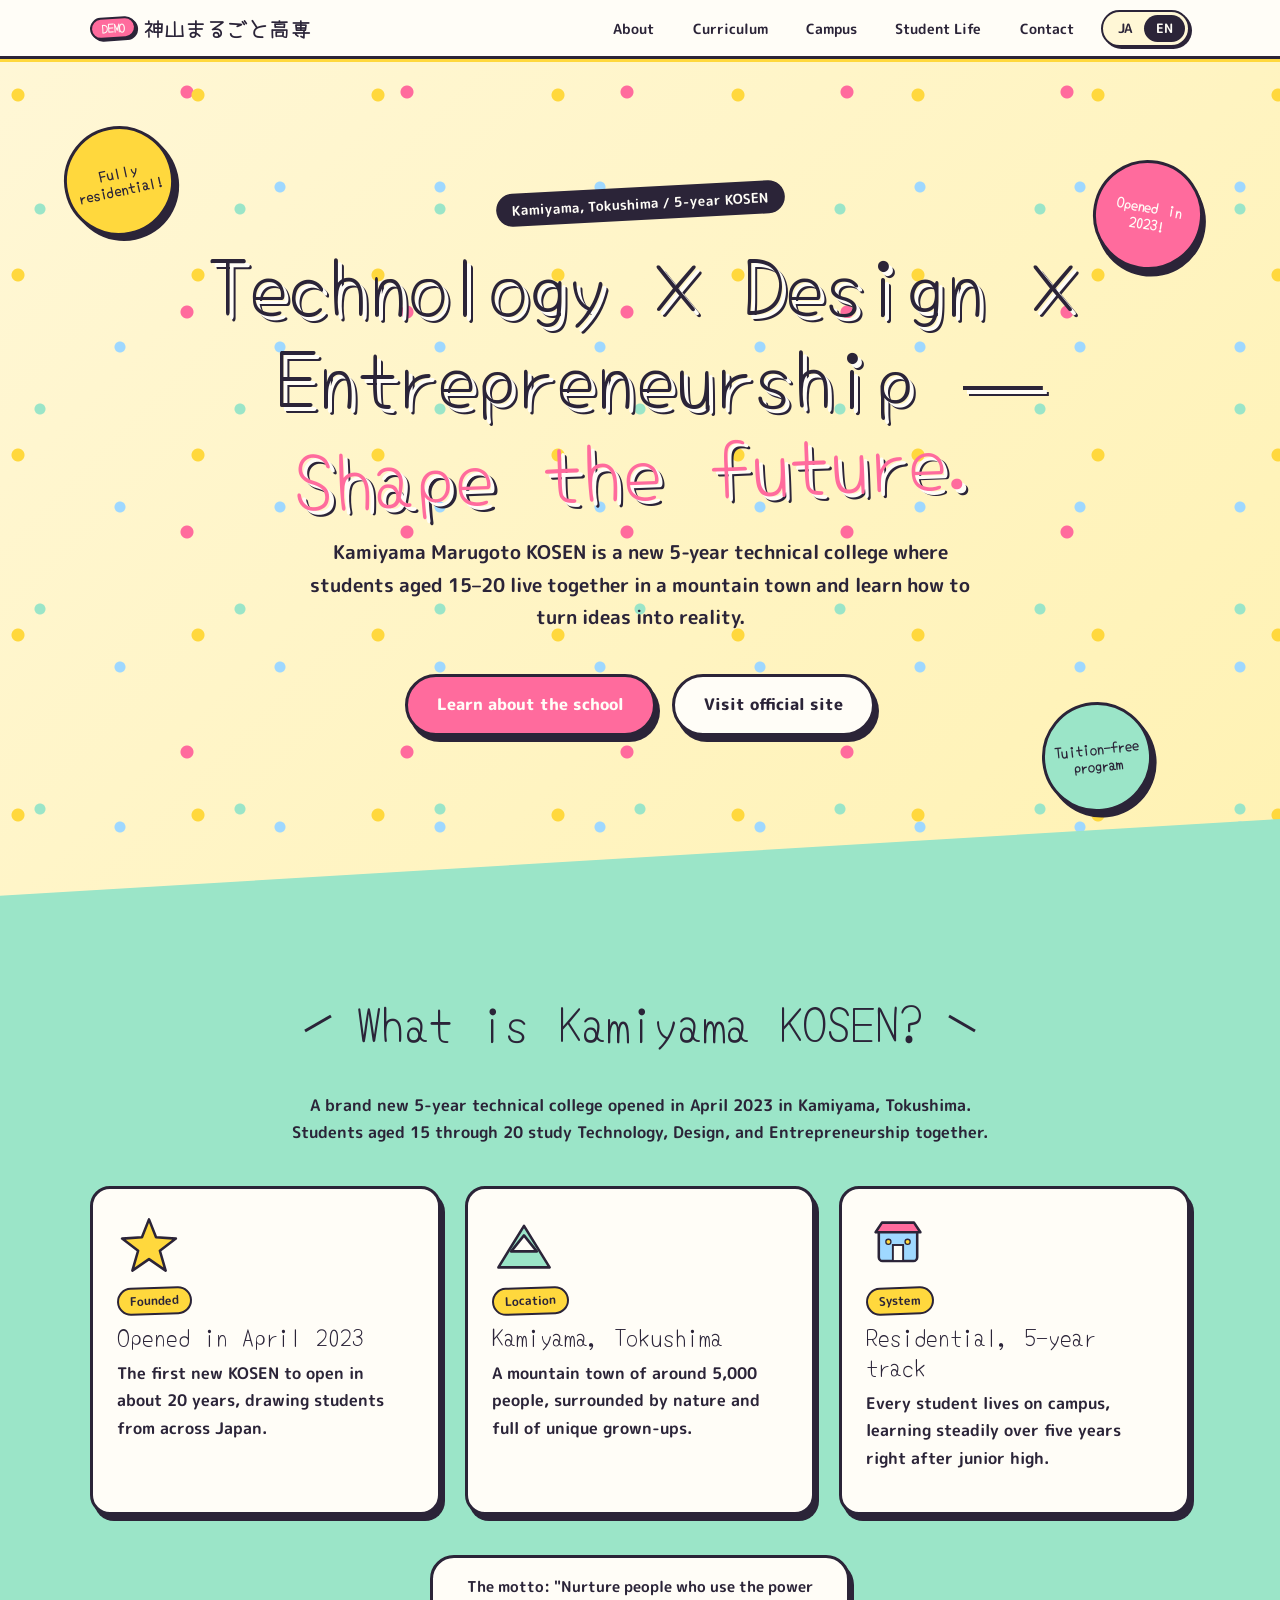
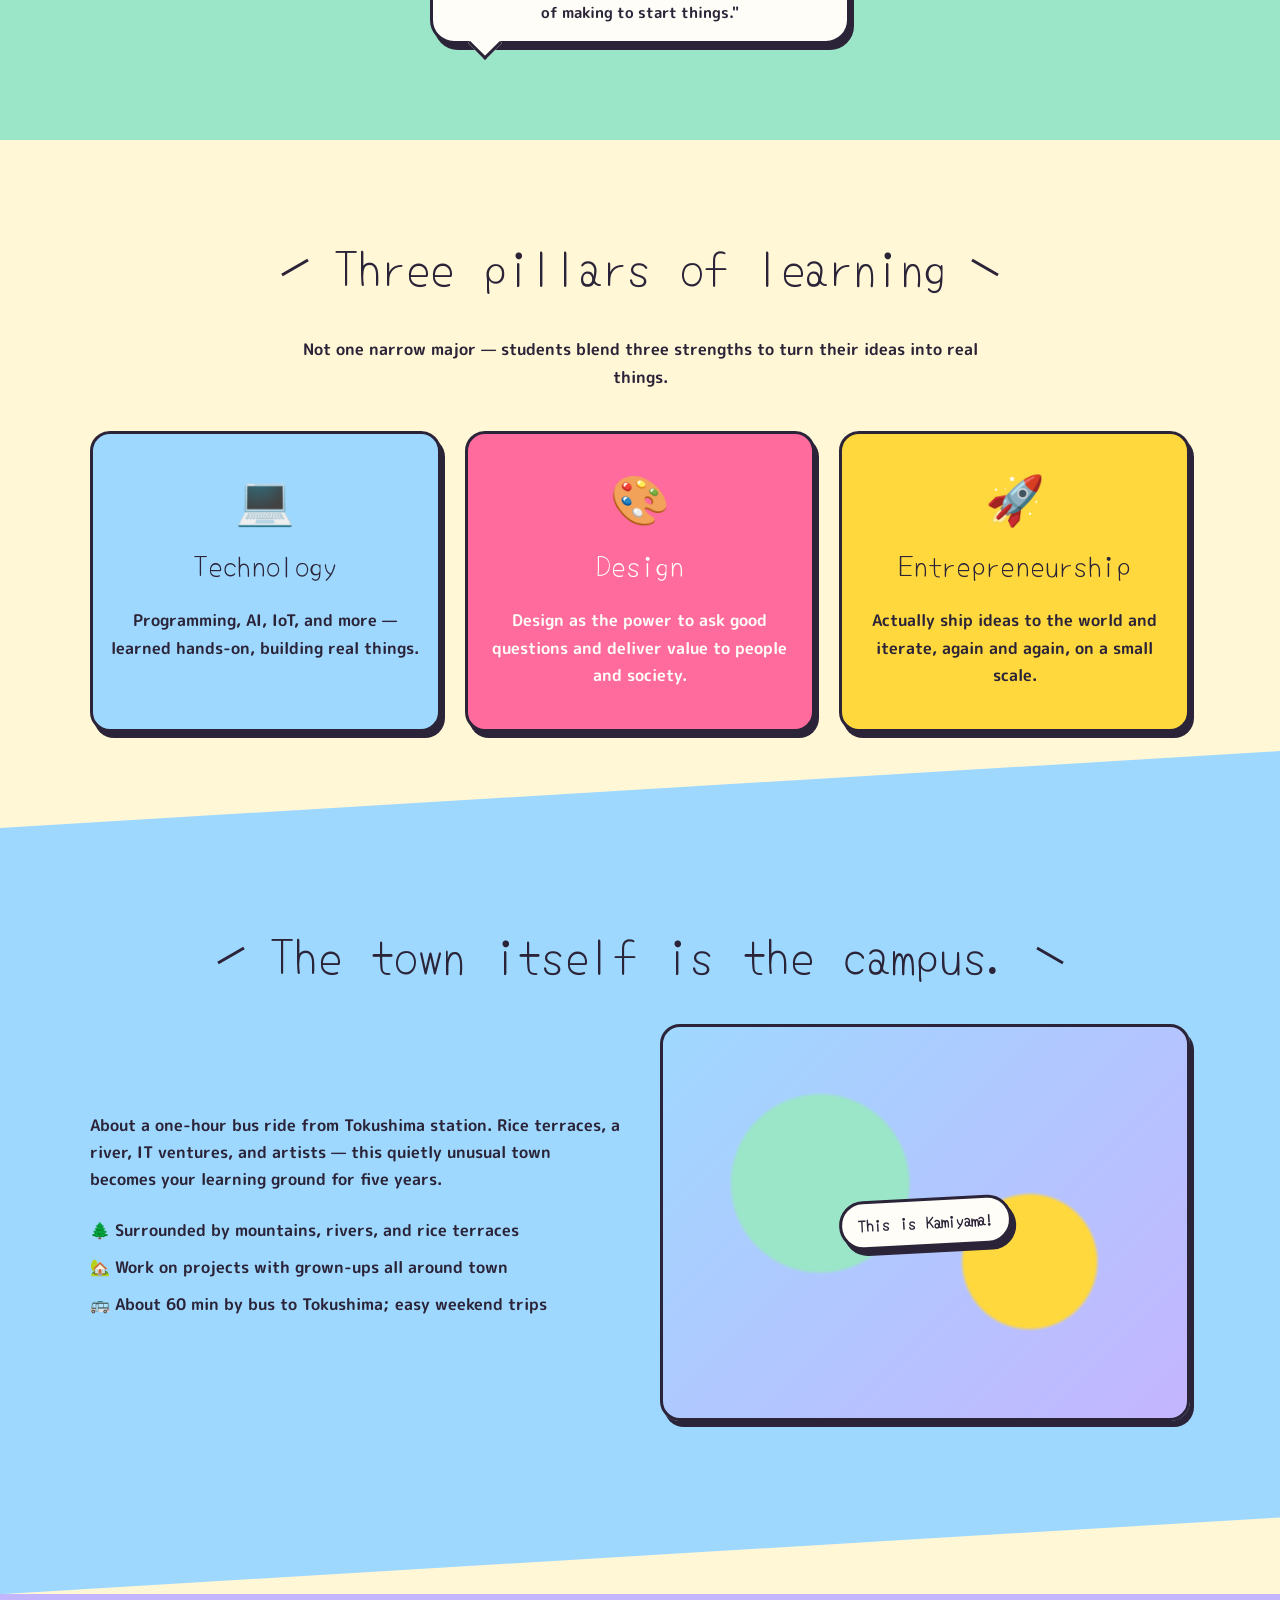
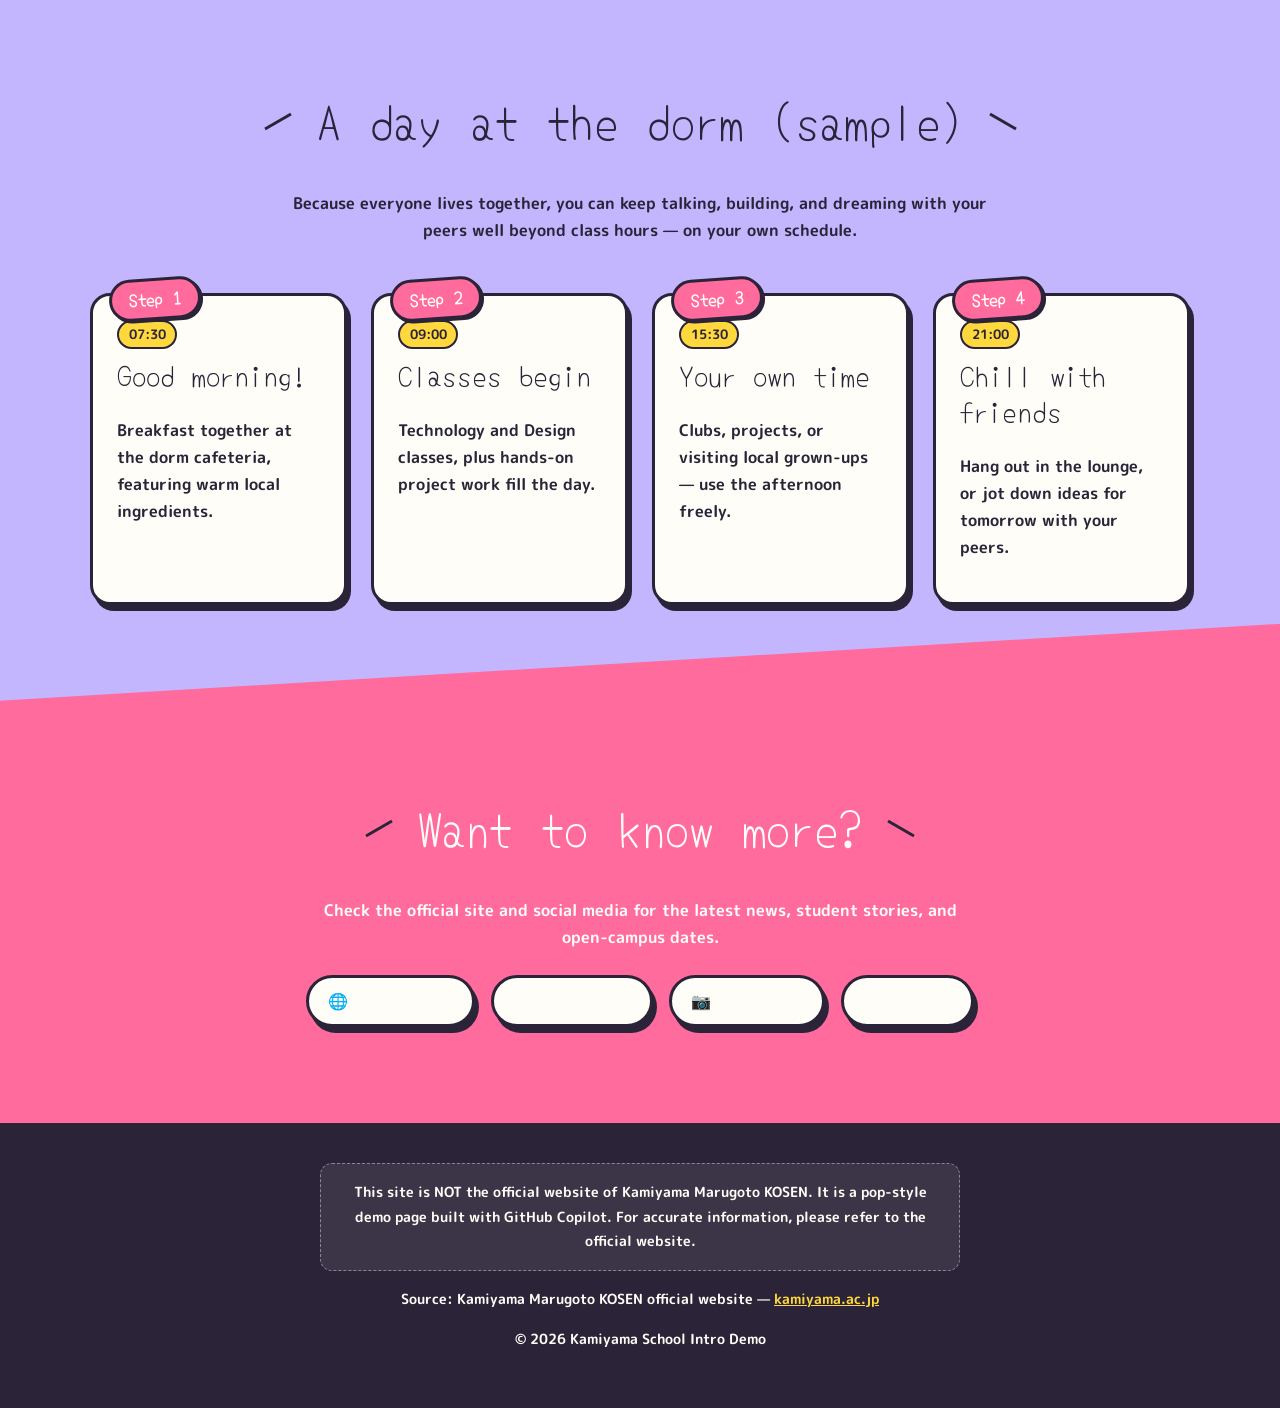
<file: index.html>
<!doctype html>
<html lang="ja">
<head>
  <meta charset="utf-8" />
  <meta name="viewport" content="width=device-width, initial-scale=1" />
  <title data-i18n="meta.title">神山まるごと高専 紹介ページ（非公式サンプル）</title>
  <meta name="description" data-i18n="meta.description" content="神山まるごと高専の魅力を紹介するデモサイトなのだ。" />
  <meta name="color-scheme" content="light" />
  <meta name="theme-color" content="#ffd83d" />

  <!-- Google Fonts: 手書き風＋丸ゴシック -->
  <link rel="preconnect" href="https://fonts.googleapis.com" />
  <link rel="preconnect" href="https://fonts.gstatic.com" crossorigin />
  <link href="https://fonts.googleapis.com/css2?family=Yomogi&family=Zen+Kurenaido&family=M+PLUS+Rounded+1c:wght@500;700;800&display=swap" rel="stylesheet" />

  <link rel="stylesheet" href="./assets/css/style.css" />
  <link rel="icon" href="./assets/img/character.svg" type="image/svg+xml" />
</head>
<body>
  <!-- Header -->
  <header class="site-header">
    <div class="container site-header__inner">
      <a href="#top" class="logo" aria-label="神山まるごと高専 紹介ページ">
        <span class="logo__badge">DEMO</span>
        <span>神山まるごと高専</span>
      </a>
      <nav class="nav" aria-label="セクションナビゲーション">
        <ul class="nav__list">
          <li><a href="#about" data-i18n="nav.about">学校のこと</a></li>
          <li><a href="#features" data-i18n="nav.features">特色</a></li>
          <li><a href="#campus" data-i18n="nav.campus">キャンパス</a></li>
          <li><a href="#life" data-i18n="nav.life">学生生活</a></li>
          <li><a href="#contact" data-i18n="nav.contact">お問い合わせ</a></li>
        </ul>
        <div class="lang-toggle" role="group" aria-label="Language">
          <button type="button" data-lang-btn="ja" aria-pressed="true">JA</button>
          <button type="button" data-lang-btn="en" aria-pressed="false">EN</button>
        </div>
      </nav>
    </div>
  </header>

  <main id="top">
    <!-- Hero -->
    <section class="hero">
      <div class="container hero__inner reveal">
        <span class="hero__eyebrow" data-i18n="hero.eyebrow">徳島県神山町発 / 5年制高等専門学校</span>
        <h1 class="hero__title">
          <span data-i18n="hero.title.1">テクノロジー×デザイン×起業家精神で、</span><br />
          <span class="hero__title-accent" data-i18n="hero.title.2">未来をつくる。</span>
        </h1>
        <p class="hero__lead" data-i18n="hero.lead">
          神山まるごと高専は、モノをつくる力で、コトを起こす人を育てる学校なのだ。
        </p>
        <div class="hero__cta">
          <a class="btn btn--primary" href="#about" data-i18n="hero.cta.primary">学校のことを知る</a>
          <a class="btn btn--ghost" href="https://kamiyama.ac.jp/" target="_blank" rel="noopener" data-i18n="hero.cta.secondary">公式サイトを見る</a>
        </div>
      </div>
      <div class="hero__sticker hero__sticker--1" data-i18n="hero.sticker.1">全寮制！5年間</div>
      <div class="hero__sticker hero__sticker--2" data-i18n="hero.sticker.2">2023年開校！</div>
      <div class="hero__sticker hero__sticker--3" data-i18n="hero.sticker.3">学費実質ゼロ円制度</div>
    </section>

    <!-- About -->
    <section id="about" class="section section--slant-top bg-mint">
      <div class="container">
        <h2 class="section__title reveal"><span class="section__title-deco" data-i18n="about.title">神山まるごと高専って？</span></h2>
        <p class="reveal" style="text-align:center;max-width:720px;margin:0 auto 2.5rem;" data-i18n="about.lead">2023年4月に徳島県神山町で開校した、新しい高等専門学校（高専）なのだ。</p>

        <div class="card-grid">
          <article class="card reveal">
            <img class="card__icon" src="./assets/img/star.svg" alt="" />
            <span class="card__tag" data-i18n="about.card1.tag">開校</span>
            <h3 class="card__title" data-i18n="about.card1.title">2023年4月開校</h3>
            <p data-i18n="about.card1.body">約20年ぶりに新設された高専として話題になった、全国から学生が集まる学校なのだ。</p>
          </article>
          <article class="card reveal">
            <img class="card__icon" src="./assets/img/mountain.svg" alt="" />
            <span class="card__tag" data-i18n="about.card2.tag">立地</span>
            <h3 class="card__title" data-i18n="about.card2.title">徳島県・神山町</h3>
            <p data-i18n="about.card2.body">人口5,000人ほどの山あいの町。豊かな自然とユニークな大人たちに囲まれて学ぶのだ。</p>
          </article>
          <article class="card reveal">
            <img class="card__icon" src="./assets/img/school.svg" alt="" />
            <span class="card__tag" data-i18n="about.card3.tag">制度</span>
            <h3 class="card__title" data-i18n="about.card3.title">全寮制・5年一貫</h3>
            <p data-i18n="about.card3.body">全員が寮で生活しながら、中学卒業直後から5年間、のびのびとじっくり学べる環境なのだ。</p>
          </article>
        </div>

        <div style="text-align:center;margin-top:2.5rem;" class="reveal">
          <span class="bubble" data-i18n="about.bubble">「モノをつくる力で、コトを起こす人を育てる。」が合言葉なのだ！</span>
        </div>
      </div>
    </section>

    <!-- Features -->
    <section id="features" class="section bg-cream">
      <div class="container">
        <h2 class="section__title reveal"><span class="section__title-deco" data-i18n="features.title">3つの学びの柱</span></h2>
        <p class="reveal" style="text-align:center;max-width:720px;margin:0 auto 2.5rem;" data-i18n="features.lead">
          3つの力をかけあわせて、アイデアをカタチにする力を育てるのだ。
        </p>
        <div class="pillars">
          <article class="pillar reveal">
            <span class="pillar__emoji" aria-hidden="true">💻</span>
            <h3 data-i18n="features.p1.title">テクノロジー</h3>
            <p data-i18n="features.p1.body">プログラミング、AI、IoTなどを手を動かしながら学ぶのだ。</p>
          </article>
          <article class="pillar reveal">
            <span class="pillar__emoji" aria-hidden="true">🎨</span>
            <h3 data-i18n="features.p2.title">デザイン</h3>
            <p data-i18n="features.p2.body">問いを立てて、人と社会に届ける力としてのデザインを学ぶのだ。</p>
          </article>
          <article class="pillar reveal">
            <span class="pillar__emoji" aria-hidden="true">🚀</span>
            <h3 data-i18n="features.p3.title">起業家精神</h3>
            <p data-i18n="features.p3.body">アイデアを世に出して、小さく動かしてみる経験を積むのだ。</p>
          </article>
        </div>
      </div>
    </section>

    <!-- Campus -->
    <section id="campus" class="section section--slant-both bg-sky">
      <div class="container">
        <h2 class="section__title reveal"><span class="section__title-deco" data-i18n="campus.title">キャンパスは、神山町まるごと。</span></h2>
        <div class="two-col">
          <div class="reveal">
            <p data-i18n="campus.lead">徳島駅からバスで約1時間。町そのものが学びの舞台なのだ。</p>
            <ul style="list-style:none;padding:0;margin-top:1.5rem;">
              <li style="margin-bottom:.6rem;" data-i18n="campus.feature1">🌲 山・川・棚田に囲まれた自然豊かな環境</li>
              <li style="margin-bottom:.6rem;" data-i18n="campus.feature2">🏡 町じゅうの大人と一緒にプロジェクトができる</li>
              <li style="margin-bottom:.6rem;" data-i18n="campus.feature3">🚌 徳島駅までバス約60分</li>
            </ul>
          </div>
          <div class="map-card reveal" aria-hidden="true">
            <span class="map-card__pin" data-i18n="campus.map.pin">ここが神山町なのだ！</span>
          </div>
        </div>
      </div>
    </section>

    <!-- Student Life -->
    <section id="life" class="section bg-lavender">
      <div class="container">
        <h2 class="section__title reveal"><span class="section__title-deco" data-i18n="life.title">寮での1日（例）</span></h2>
        <p class="reveal" style="text-align:center;max-width:720px;margin:0 auto 3rem;" data-i18n="life.lead">
          なかまと一緒に、自分のペースで時間を使えるのだ。
        </p>
        <div class="steps">
          <article class="step reveal">
            <span class="step__num">Step 1</span>
            <span class="step__time" data-i18n="life.step1.time">07:30</span>
            <h3 data-i18n="life.step1.title">おはよう！</h3>
            <p data-i18n="life.step1.body">みんなで朝ごはん。地元食材のあたたかい料理を食べるのだ。</p>
          </article>
          <article class="step reveal">
            <span class="step__num">Step 2</span>
            <span class="step__time" data-i18n="life.step2.time">09:00</span>
            <h3 data-i18n="life.step2.title">授業スタート</h3>
            <p data-i18n="life.step2.body">テクノロジー・デザインの授業や、プロジェクトワーク中心なのだ。</p>
          </article>
          <article class="step reveal">
            <span class="step__num">Step 3</span>
            <span class="step__time" data-i18n="life.step3.time">15:30</span>
            <h3 data-i18n="life.step3.title">自分の時間</h3>
            <p data-i18n="life.step3.body">部活、プロジェクト、町のおとなに会いに行くのだ。</p>
          </article>
          <article class="step reveal">
            <span class="step__num">Step 4</span>
            <span class="step__time" data-i18n="life.step4.time">21:00</span>
            <h3 data-i18n="life.step4.title">なかまとリラックス</h3>
            <p data-i18n="life.step4.body">寮のラウンジでおしゃべりしたり、明日のアイデアをメモしたりするのだ。</p>
          </article>
        </div>
      </div>
    </section>

    <!-- Contact -->
    <section id="contact" class="section section--slant-top bg-cherry">
      <div class="container" style="text-align:center;">
        <h2 class="section__title reveal"><span class="section__title-deco" data-i18n="contact.title">もっと知りたくなったら</span></h2>
        <p class="reveal" style="max-width:640px;margin:0 auto;" data-i18n="contact.lead">
          公式サイトやSNSで、最新情報をチェックできるのだ。
        </p>
        <ul class="sns-list reveal">
          <li><a href="https://kamiyama.ac.jp/" target="_blank" rel="noopener"><span aria-hidden="true">🌐</span><span data-i18n="contact.sns.site">公式サイト</span></a></li>
          <li><a href="https://twitter.com/kamiyama_kosen" target="_blank" rel="noopener"><span aria-hidden="true">✖️</span><span data-i18n="contact.sns.x">X（旧Twitter）</span></a></li>
          <li><a href="https://www.instagram.com/kamiyama_kosen/" target="_blank" rel="noopener"><span aria-hidden="true">📷</span><span data-i18n="contact.sns.instagram">Instagram</span></a></li>
          <li><a href="https://www.youtube.com/@kamiyama_kosen" target="_blank" rel="noopener"><span aria-hidden="true">▶️</span><span data-i18n="contact.sns.youtube">YouTube</span></a></li>
        </ul>
      </div>
    </section>
  </main>

  <footer class="site-footer">
    <div class="container">
      <p class="site-footer__disclaimer" data-i18n="footer.disclaimer">
        ※本サイトは神山まるごと高専の公式サイトではないのだ。デモとして作成したサンプルページなのだ。
      </p>
      <p>
        <span data-i18n="footer.source">情報出典：神山まるごと高専 公式サイト</span>
        — <a href="https://kamiyama.ac.jp/" target="_blank" rel="noopener">kamiyama.ac.jp</a>
      </p>
      <p data-i18n="footer.copy">© 2026 Kamiyama School Intro Demo</p>
    </div>
  </footer>

  <script src="./assets/js/i18n.js" defer></script>
  <script src="./assets/js/main.js" defer></script>
</body>
</html>
</file>
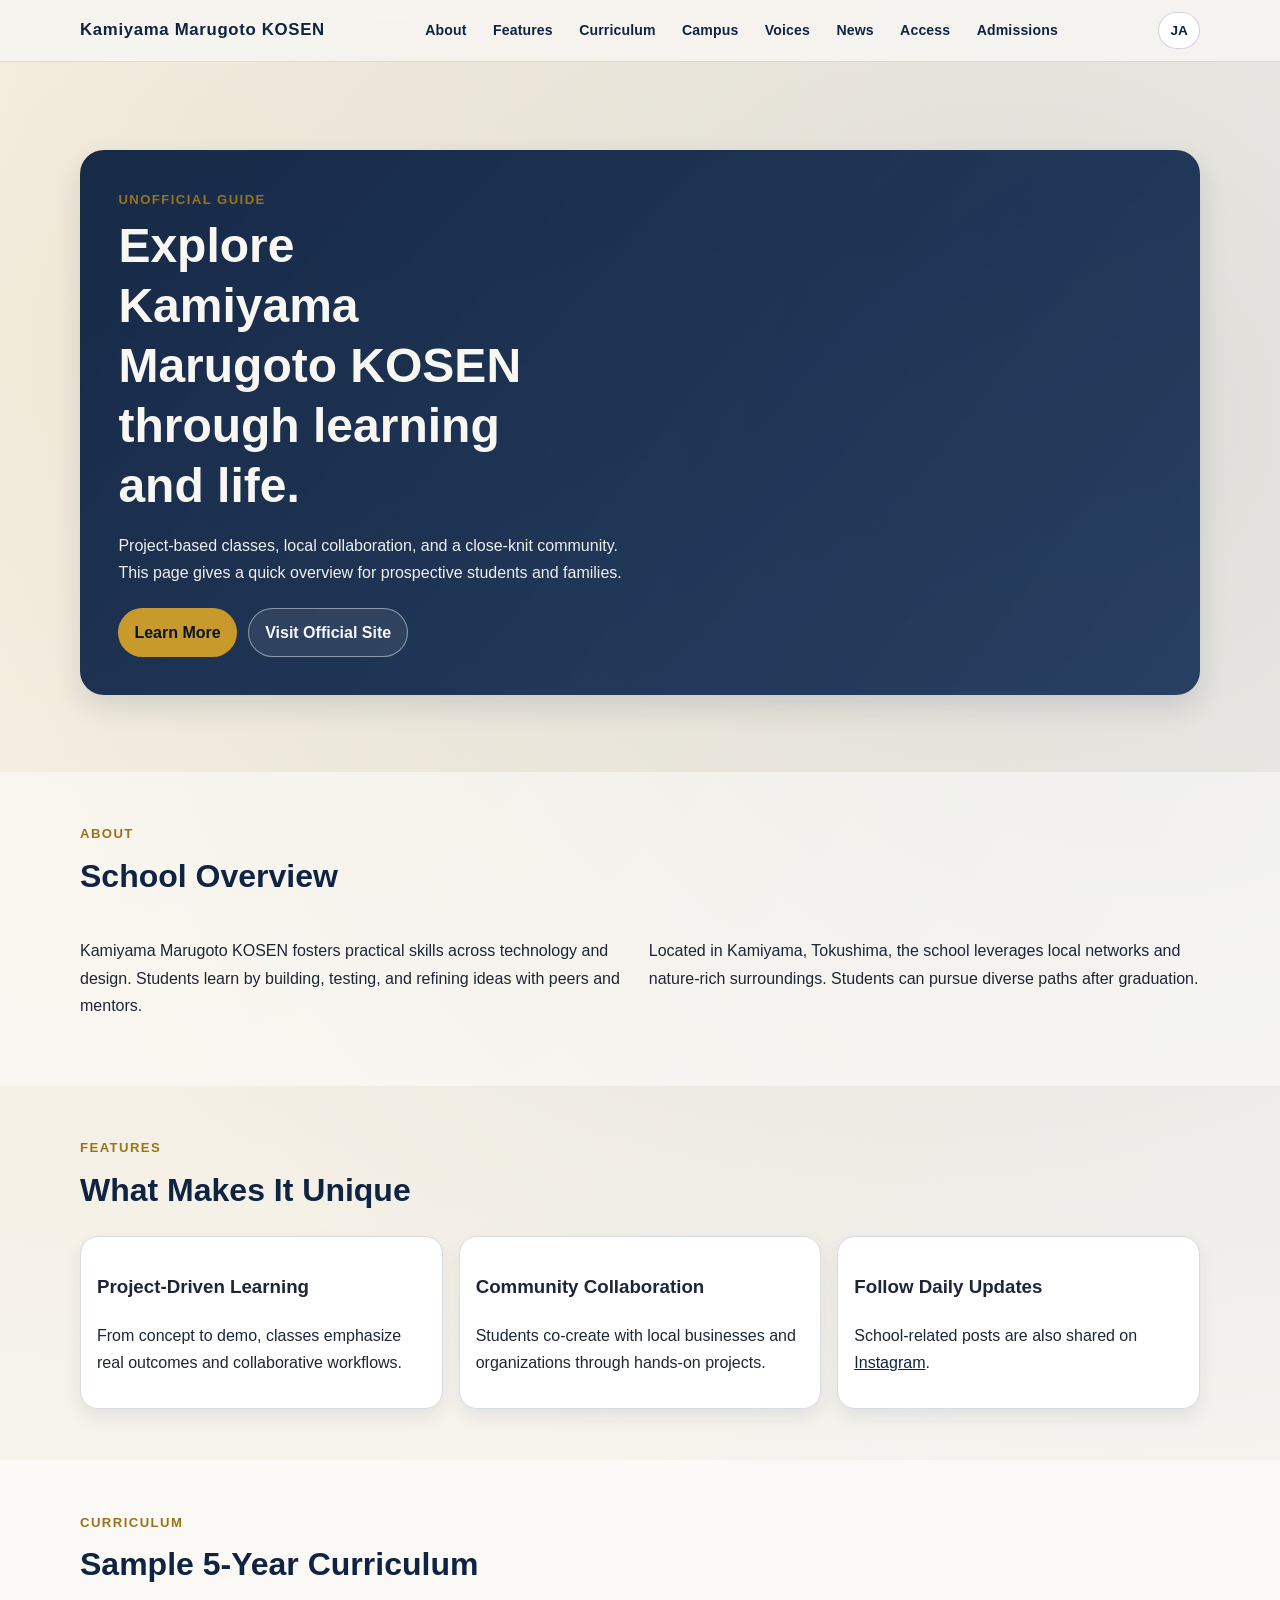
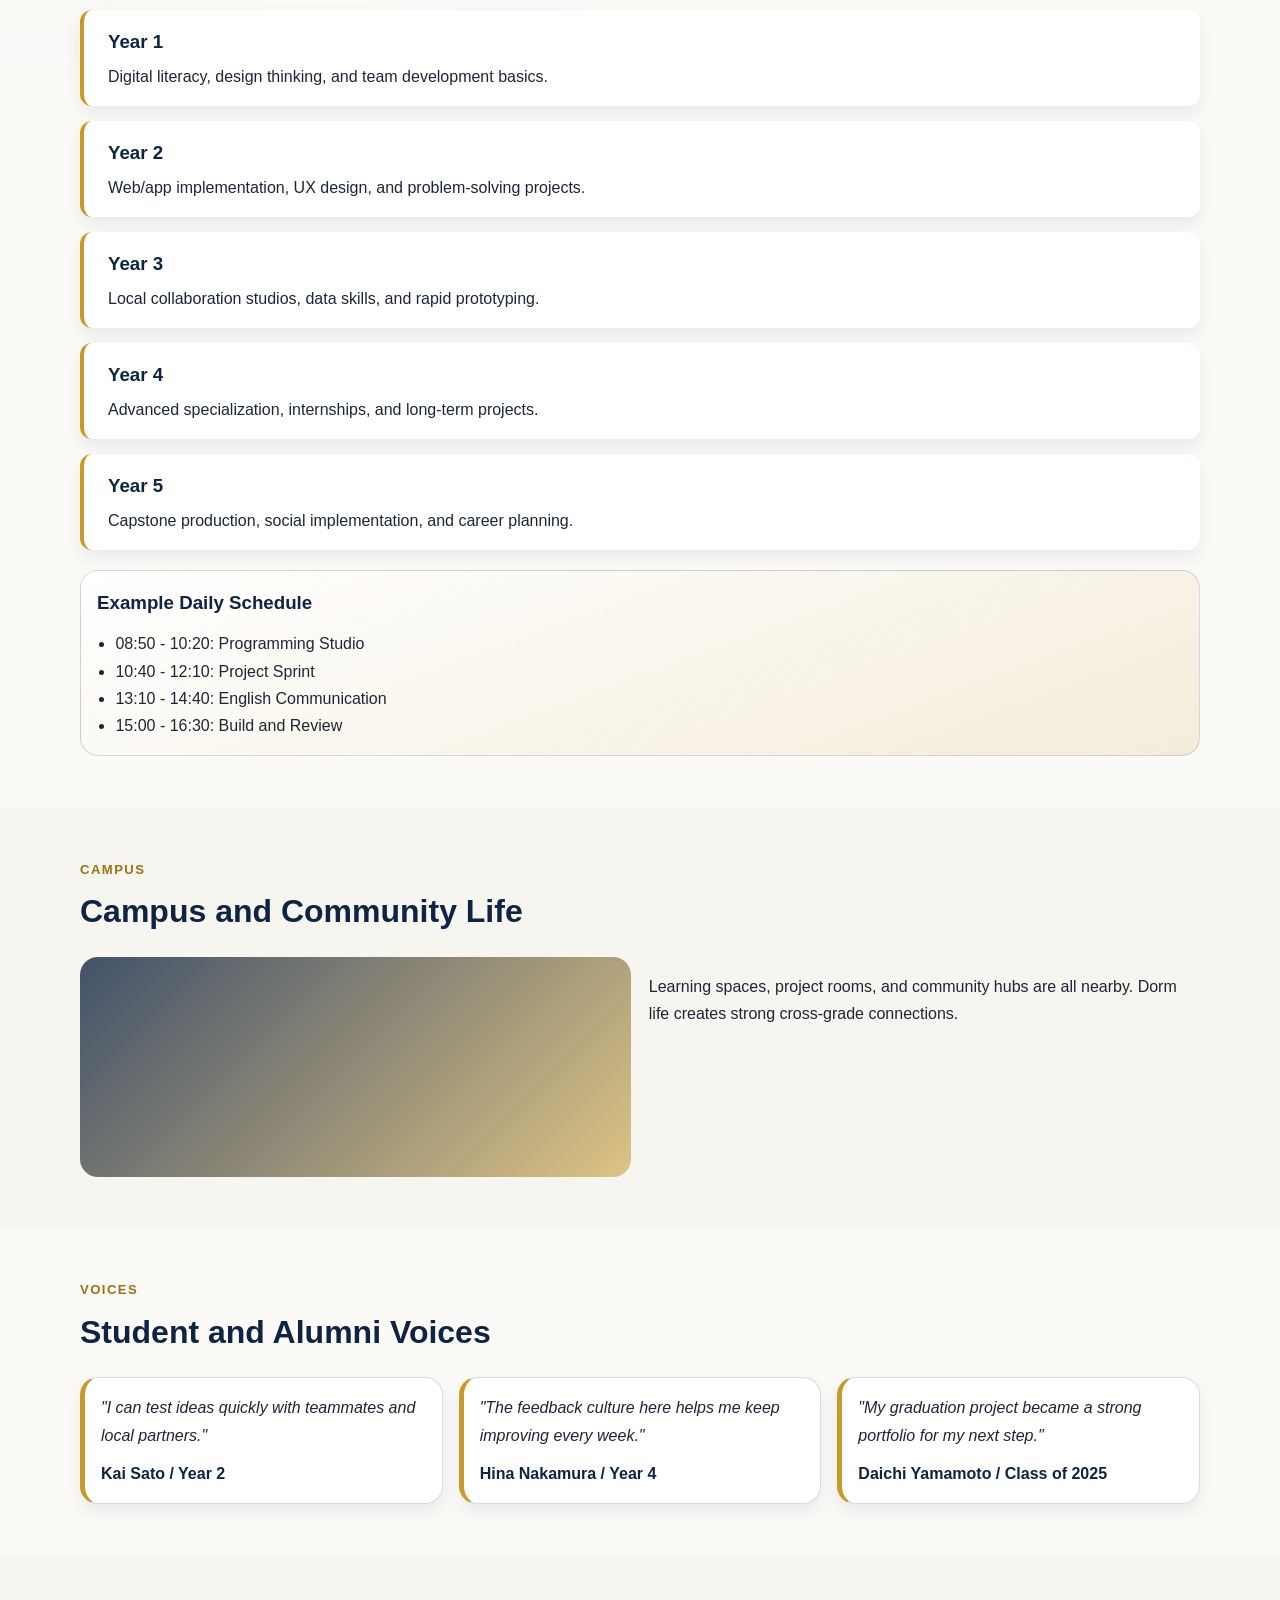
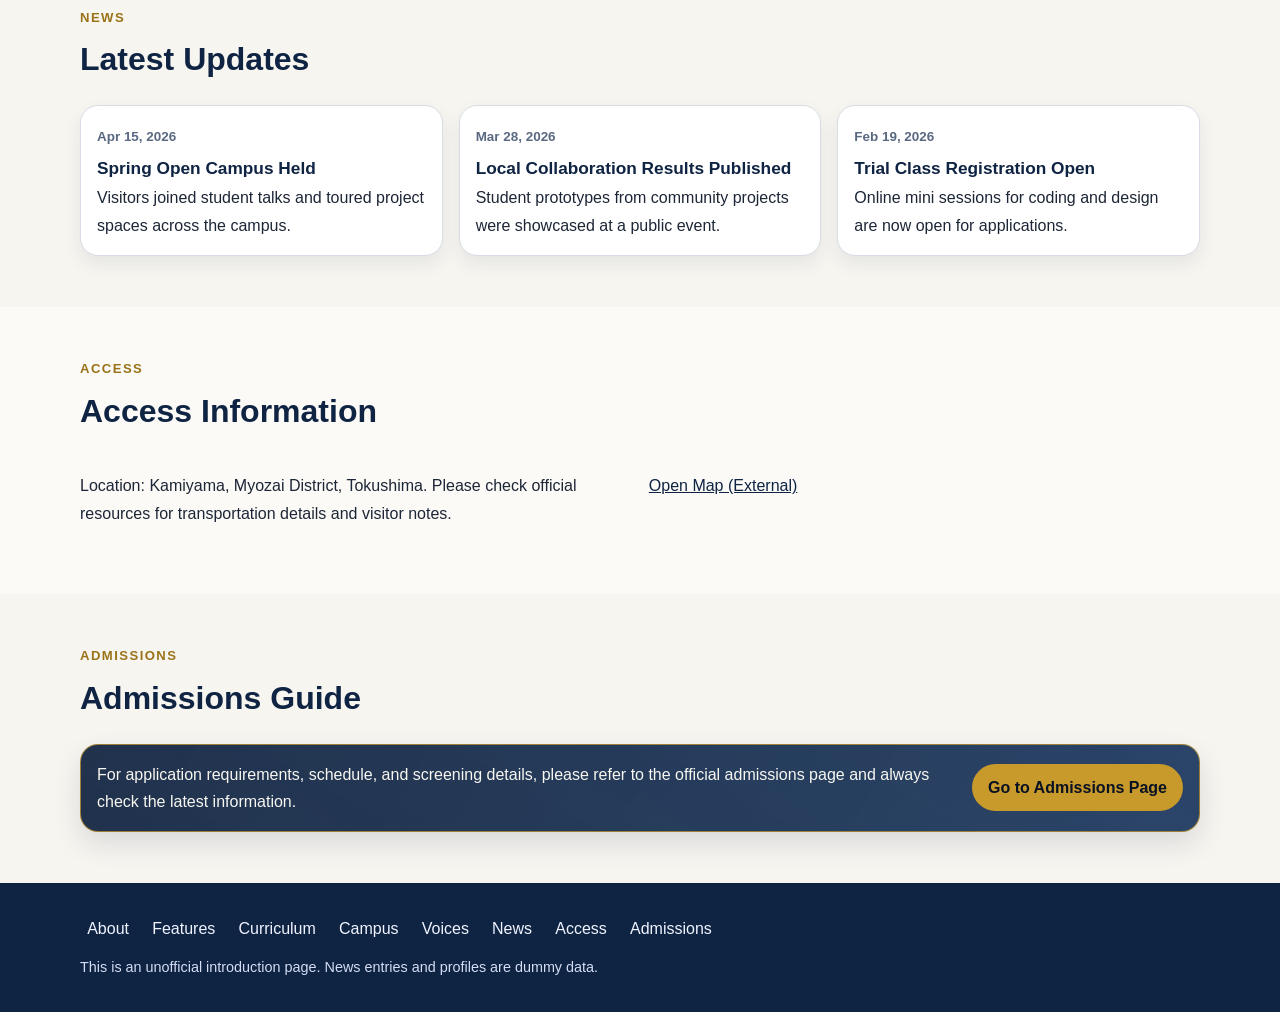
<file: en/index.html>
<!doctype html>
<html lang="en">
  <head>
    <meta charset="UTF-8" />
    <meta name="viewport" content="width=device-width, initial-scale=1.0" />
    <title>Kamiyama Marugoto KOSEN Unofficial Guide</title>
    <meta
      name="description"
      content="An unofficial introduction page for Kamiyama Marugoto KOSEN, covering learning style, curriculum, campus life, and admissions."
    />
    <meta property="og:type" content="website" />
    <meta property="og:title" content="Kamiyama Marugoto KOSEN Unofficial Guide" />
    <meta
      property="og:description"
      content="Discover Kamiyama Marugoto KOSEN through projects, curriculum highlights, student voices, and access information."
    />
    <meta property="og:image" content="../assets/images/ogp-placeholder.jpg" />
    <meta name="twitter:card" content="summary_large_image" />
    <link rel="alternate" hreflang="ja" href="../index.html" />
    <link rel="alternate" hreflang="en" href="./index.html" />
    <link rel="alternate" hreflang="x-default" href="../index.html" />
    <link rel="stylesheet" href="../assets/css/styles.css" />
    <script src="../assets/js/main.js" defer></script>
  </head>
  <body>
    <a class="skip-link" href="#main-content">Skip to main content</a>

    <header class="site-header" id="top">
      <div class="container header-inner">
        <a class="site-logo" href="#top">Kamiyama Marugoto KOSEN</a>

        <button
          class="nav-toggle"
          type="button"
          aria-expanded="false"
          aria-controls="primary-nav"
        >
          Menu
        </button>

        <nav class="primary-nav" id="primary-nav" aria-label="Primary navigation">
          <ul>
            <li><a href="#about">About</a></li>
            <li><a href="#features">Features</a></li>
            <li><a href="#curriculum">Curriculum</a></li>
            <li><a href="#campus">Campus</a></li>
            <li><a href="#voices">Voices</a></li>
            <li><a href="#news">News</a></li>
            <li><a href="#access">Access</a></li>
            <li><a href="#admissions">Admissions</a></li>
          </ul>
        </nav>

        <a class="lang-link" href="../index.html" lang="ja" hreflang="ja">JA</a>
      </div>
    </header>

    <main id="main-content">
      <section class="hero">
        <div class="container hero-inner">
          <p class="section-eyebrow">Unofficial Guide</p>
          <h1>Explore Kamiyama Marugoto KOSEN through learning and life.</h1>
          <p class="hero-copy">
            Project-based classes, local collaboration, and a close-knit community. This page gives a quick overview for prospective students and families.
          </p>
          <div class="hero-actions">
            <a class="button button-primary" href="#about">Learn More</a>
            <a
              class="button button-secondary"
              href="https://kamiyama.ac.jp/"
              target="_blank"
              rel="noopener noreferrer"
              >Visit Official Site</a
            >
          </div>
        </div>
      </section>

      <section class="section" id="about">
        <div class="container">
          <p class="section-eyebrow">About</p>
          <h2 class="section-title">School Overview</h2>
          <div class="two-col">
            <p>
              Kamiyama Marugoto KOSEN fosters practical skills across technology and design. Students learn by building, testing, and refining ideas with peers and mentors.
            </p>
            <p>
              Located in Kamiyama, Tokushima, the school leverages local networks and nature-rich surroundings. Students can pursue diverse paths after graduation.
            </p>
          </div>
        </div>
      </section>

      <section class="section" id="features">
        <div class="container">
          <p class="section-eyebrow">Features</p>
          <h2 class="section-title">What Makes It Unique</h2>
          <div class="feature-grid">
            <article class="feature">
              <h3>Project-Driven Learning</h3>
              <p>
                From concept to demo, classes emphasize real outcomes and collaborative workflows.
              </p>
            </article>
            <article class="feature">
              <h3>Community Collaboration</h3>
              <p>
                Students co-create with local businesses and organizations through hands-on projects.
              </p>
            </article>
            <article class="feature">
              <h3>Follow Daily Updates</h3>
              <p>
                School-related posts are also shared on
                <a
                  href="https://www.instagram.com/"
                  target="_blank"
                  rel="noopener noreferrer"
                  >Instagram</a
                >.
              </p>
            </article>
          </div>
        </div>
      </section>

      <section class="section" id="curriculum">
        <div class="container">
          <p class="section-eyebrow">Curriculum</p>
          <h2 class="section-title">Sample 5-Year Curriculum</h2>
          <div class="timeline">
            <article class="timeline-item">
              <h3>Year 1</h3>
              <p>Digital literacy, design thinking, and team development basics.</p>
            </article>
            <article class="timeline-item">
              <h3>Year 2</h3>
              <p>Web/app implementation, UX design, and problem-solving projects.</p>
            </article>
            <article class="timeline-item">
              <h3>Year 3</h3>
              <p>Local collaboration studios, data skills, and rapid prototyping.</p>
            </article>
            <article class="timeline-item">
              <h3>Year 4</h3>
              <p>Advanced specialization, internships, and long-term projects.</p>
            </article>
            <article class="timeline-item">
              <h3>Year 5</h3>
              <p>Capstone production, social implementation, and career planning.</p>
            </article>
          </div>

          <div class="schedule-card">
            <h3>Example Daily Schedule</h3>
            <ul>
              <li>08:50 - 10:20: Programming Studio</li>
              <li>10:40 - 12:10: Project Sprint</li>
              <li>13:10 - 14:40: English Communication</li>
              <li>15:00 - 16:30: Build and Review</li>
            </ul>
          </div>
        </div>
      </section>

      <section class="section" id="campus">
        <div class="container">
          <p class="section-eyebrow">Campus</p>
          <h2 class="section-title">Campus and Community Life</h2>
          <div class="two-col">
            <div class="image-placeholder" role="img" aria-label="Campus placeholder image"></div>
            <p>
              Learning spaces, project rooms, and community hubs are all nearby. Dorm life creates strong cross-grade connections.
            </p>
          </div>
        </div>
      </section>

      <section class="section" id="voices">
        <div class="container">
          <p class="section-eyebrow">Voices</p>
          <h2 class="section-title">Student and Alumni Voices</h2>
          <!-- Dummy profiles: replace names and quotes before production. -->
          <div class="voices-grid">
            <article class="voice-card">
              <p class="voice-quote">"I can test ideas quickly with teammates and local partners."</p>
              <p class="voice-meta">Kai Sato / Year 2</p>
            </article>
            <article class="voice-card">
              <p class="voice-quote">"The feedback culture here helps me keep improving every week."</p>
              <p class="voice-meta">Hina Nakamura / Year 4</p>
            </article>
            <article class="voice-card">
              <p class="voice-quote">"My graduation project became a strong portfolio for my next step."</p>
              <p class="voice-meta">Daichi Yamamoto / Class of 2025</p>
            </article>
          </div>
        </div>
      </section>

      <section class="section" id="news">
        <div class="container">
          <p class="section-eyebrow">News</p>
          <h2 class="section-title">Latest Updates</h2>
          <!-- Dummy news entries: replace date, title, and excerpts before production. -->
          <div class="news-list">
            <article class="news-item">
              <time datetime="2026-04-15">Apr 15, 2026</time>
              <h3>Spring Open Campus Held</h3>
              <p>Visitors joined student talks and toured project spaces across the campus.</p>
            </article>
            <article class="news-item">
              <time datetime="2026-03-28">Mar 28, 2026</time>
              <h3>Local Collaboration Results Published</h3>
              <p>Student prototypes from community projects were showcased at a public event.</p>
            </article>
            <article class="news-item">
              <time datetime="2026-02-19">Feb 19, 2026</time>
              <h3>Trial Class Registration Open</h3>
              <p>Online mini sessions for coding and design are now open for applications.</p>
            </article>
          </div>
        </div>
      </section>

      <section class="section" id="access">
        <div class="container">
          <p class="section-eyebrow">Access</p>
          <h2 class="section-title">Access Information</h2>
          <div class="two-col">
            <p>
              Location: Kamiyama, Myozai District, Tokushima. Please check official resources for transportation details and visitor notes.
            </p>
            <p>
              <a
                href="https://maps.google.com/"
                target="_blank"
                rel="noopener noreferrer"
                >Open Map (External)</a
              >
            </p>
          </div>
        </div>
      </section>

      <section class="section" id="admissions">
        <div class="container">
          <p class="section-eyebrow">Admissions</p>
          <h2 class="section-title">Admissions Guide</h2>
          <div class="cta-band">
            <p>
              For application requirements, schedule, and screening details, please refer to the official admissions page and always check the latest information.
            </p>
            <a
              class="button button-primary"
              href="https://kamiyama.ac.jp/admissions"
              target="_blank"
              rel="noopener noreferrer"
              >Go to Admissions Page</a
            >
          </div>
        </div>
      </section>
    </main>

    <footer class="site-footer">
      <div class="container footer-inner">
        <nav aria-label="Footer navigation">
          <ul class="footer-nav">
            <li><a href="#about">About</a></li>
            <li><a href="#features">Features</a></li>
            <li><a href="#curriculum">Curriculum</a></li>
            <li><a href="#campus">Campus</a></li>
            <li><a href="#voices">Voices</a></li>
            <li><a href="#news">News</a></li>
            <li><a href="#access">Access</a></li>
            <li><a href="#admissions">Admissions</a></li>
          </ul>
        </nav>
        <p class="footer-note">
          This is an unofficial introduction page. News entries and profiles are dummy data.
        </p>
      </div>
    </footer>
  </body>
</html>
</file>
<file: assets/css/style.css>
/* =====================================================
   神山まるごと高専 紹介ページ（非公式サンプル）
   Design: Pop & Fancy / inspired by bright collage LPs
   ===================================================== */

/* ---------- Design Tokens ---------- */
:root {
  /* Palette */
  --c-cream: #fff7d6;
  --c-sun: #ffd83d;
  --c-mint: #9be5c8;
  --c-sky: #9fd8ff;
  --c-cherry: #ff6b9d;
  --c-lavender: #c4b5ff;
  --c-orange: #ff9b52;
  --c-ink: #2b2438;
  --c-white: #fffdf7;

  /* Type */
  --f-hand: "Yomogi", "Zen Kurenaido", "M PLUS Rounded 1c", system-ui, sans-serif;
  --f-round: "M PLUS Rounded 1c", system-ui, -apple-system, "Hiragino Maru Gothic ProN", sans-serif;

  /* Spacing */
  --s-1: 0.5rem;
  --s-2: 1rem;
  --s-3: 1.5rem;
  --s-4: 2.5rem;
  --s-5: 4rem;
  --s-6: 6rem;

  /* Radius & shadows */
  --r-pill: 999px;
  --r-card: 20px;
  --shadow-pop: 4px 6px 0 var(--c-ink);
  --shadow-soft: 0 10px 30px rgba(43, 36, 56, 0.12);
}

/* ---------- Reset & Base ---------- */
*,
*::before,
*::after {
  box-sizing: border-box;
}

html {
  scroll-behavior: smooth;
}

body {
  margin: 0;
  font-family: var(--f-round);
  font-weight: 700;
  color: var(--c-ink);
  background: var(--c-cream);
  line-height: 1.7;
  overflow-x: hidden;
  -webkit-font-smoothing: antialiased;
}

img,
svg {
  max-width: 100%;
  display: block;
}

a {
  color: inherit;
}

h1,
h2,
h3,
h4 {
  font-family: var(--f-hand);
  font-weight: 400;
  line-height: 1.25;
  margin: 0 0 var(--s-3);
}

h1 { font-size: clamp(2.2rem, 6vw, 4.5rem); }
h2 { font-size: clamp(1.8rem, 4.5vw, 3rem); }
h3 { font-size: clamp(1.3rem, 2.8vw, 1.8rem); }

p { margin: 0 0 var(--s-2); }

.container {
  width: min(1100px, 92%);
  margin-inline: auto;
}

.sr-only {
  position: absolute;
  width: 1px; height: 1px;
  padding: 0; margin: -1px;
  overflow: hidden; clip: rect(0 0 0 0);
  white-space: nowrap; border: 0;
}

/* ---------- Patterns (SVG backgrounds) ---------- */
.pattern-dots {
  background-image: radial-gradient(circle, rgba(43, 36, 56, 0.15) 1.5px, transparent 2px);
  background-size: 18px 18px;
}
.pattern-stars {
  background-image:
    radial-gradient(circle at 10% 20%, var(--c-sun) 3px, transparent 4px),
    radial-gradient(circle at 70% 60%, var(--c-cherry) 3px, transparent 4px),
    radial-gradient(circle at 40% 80%, var(--c-sky) 3px, transparent 4px);
  background-size: 140px 140px;
}
.pattern-stripes {
  background-image: repeating-linear-gradient(
    45deg,
    rgba(255, 255, 255, 0.6) 0 10px,
    transparent 10px 20px
  );
}

/* ---------- Header ---------- */
.site-header {
  position: sticky;
  top: 0;
  z-index: 50;
  background: var(--c-white);
  border-bottom: 3px solid var(--c-ink);
  box-shadow: 0 3px 0 var(--c-sun);
}

.site-header__inner {
  display: flex;
  align-items: center;
  justify-content: space-between;
  padding: 0.6rem 0;
  gap: var(--s-2);
}

.logo {
  font-family: var(--f-hand);
  font-size: 1.3rem;
  line-height: 1.1;
  display: inline-flex;
  align-items: center;
  gap: 0.4rem;
  text-decoration: none;
}
.logo__badge {
  display: inline-block;
  background: var(--c-cherry);
  color: var(--c-white);
  padding: 0.15rem 0.6rem;
  border-radius: var(--r-pill);
  border: 2px solid var(--c-ink);
  box-shadow: 2px 2px 0 var(--c-ink);
  font-size: 0.75rem;
  transform: rotate(-4deg);
}

.nav {
  display: flex;
  align-items: center;
  gap: var(--s-2);
}
.nav__list {
  display: none;
  gap: var(--s-2);
  list-style: none;
  margin: 0; padding: 0;
}
@media (min-width: 768px) {
  .nav__list { display: flex; }
}
.nav__list a {
  text-decoration: none;
  font-size: 0.9rem;
  padding: 0.35rem 0.7rem;
  border-radius: var(--r-pill);
  transition: background 0.2s;
}
.nav__list a:hover { background: var(--c-sun); }

.lang-toggle {
  display: inline-flex;
  background: var(--c-cream);
  border: 2px solid var(--c-ink);
  border-radius: var(--r-pill);
  padding: 3px;
  box-shadow: 2px 2px 0 var(--c-ink);
}
.lang-toggle button {
  font-family: var(--f-round);
  font-weight: 700;
  font-size: 0.8rem;
  padding: 0.25rem 0.75rem;
  border: 0;
  background: transparent;
  border-radius: var(--r-pill);
  cursor: pointer;
  color: var(--c-ink);
}
.lang-toggle button[aria-pressed="true"] {
  background: var(--c-ink);
  color: var(--c-white);
}

/* ---------- Buttons ---------- */
.btn {
  display: inline-flex;
  align-items: center;
  gap: 0.5rem;
  font-family: var(--f-round);
  font-weight: 800;
  font-size: 1rem;
  padding: 0.9rem 1.8rem;
  border-radius: var(--r-pill);
  border: 3px solid var(--c-ink);
  background: var(--c-white);
  color: var(--c-ink);
  text-decoration: none;
  box-shadow: var(--shadow-pop);
  cursor: pointer;
  transition: transform 0.15s, box-shadow 0.15s;
}
.btn:hover {
  transform: translate(-2px, -2px);
  box-shadow: 6px 8px 0 var(--c-ink);
}
.btn:active {
  transform: translate(2px, 2px);
  box-shadow: 2px 2px 0 var(--c-ink);
}
.btn--primary { background: var(--c-cherry); color: var(--c-white); }
.btn--secondary { background: var(--c-sun); }
.btn--ghost { background: var(--c-white); }

/* ---------- Sections (diagonal blocks) ---------- */
.section {
  position: relative;
  padding: var(--s-6) 0;
}
.section__title {
  text-align: center;
  margin-bottom: var(--s-4);
  display: inline-block;
  width: 100%;
}
.section__title-deco {
  display: inline-block;
  position: relative;
  padding: 0 1.5rem;
}
.section__title-deco::before,
.section__title-deco::after {
  content: "";
  position: absolute;
  top: 50%;
  width: 30px; height: 3px;
  background: var(--c-ink);
}
.section__title-deco::before { left: -30px; transform: rotate(-30deg); }
.section__title-deco::after { right: -30px; transform: rotate(30deg); }

/* Diagonal transitions */
.section--slant-top {
  clip-path: polygon(0 6vw, 100% 0, 100% 100%, 0 100%);
  margin-top: -6vw;
  padding-top: calc(var(--s-6) + 6vw);
}
.section--slant-bottom {
  clip-path: polygon(0 0, 100% 0, 100% calc(100% - 6vw), 0 100%);
  padding-bottom: calc(var(--s-6) + 6vw);
}
.section--slant-both {
  clip-path: polygon(0 6vw, 100% 0, 100% calc(100% - 6vw), 0 100%);
  margin-top: -6vw;
  padding: calc(var(--s-6) + 6vw) 0 calc(var(--s-6) + 6vw);
}

.bg-cream { background: var(--c-cream); }
.bg-sun { background: var(--c-sun); }
.bg-mint { background: var(--c-mint); }
.bg-sky { background: var(--c-sky); }
.bg-cherry { background: var(--c-cherry); color: var(--c-white); }
.bg-lavender { background: var(--c-lavender); }
.bg-cherry h2, .bg-cherry h3 { color: var(--c-white); }

/* ---------- Hero ---------- */
.hero {
  position: relative;
  padding: clamp(4rem, 10vw, 8rem) 0 clamp(6rem, 14vw, 10rem);
  background:
    radial-gradient(circle at 10% 20%, var(--c-sun) 6px, transparent 7px),
    radial-gradient(circle at 85% 15%, var(--c-cherry) 6px, transparent 7px),
    radial-gradient(circle at 75% 80%, var(--c-sky) 5px, transparent 6px),
    radial-gradient(circle at 20% 75%, var(--c-mint) 5px, transparent 6px),
    linear-gradient(135deg, var(--c-cream) 0%, #fff2b3 100%);
  background-size: 180px 180px, 220px 220px, 160px 160px, 200px 200px, 100% 100%;
  overflow: hidden;
}
.hero__inner {
  text-align: center;
  position: relative;
  z-index: 2;
}
.hero__eyebrow {
  display: inline-block;
  background: var(--c-ink);
  color: var(--c-white);
  padding: 0.3rem 1rem;
  border-radius: var(--r-pill);
  font-size: 0.85rem;
  transform: rotate(-3deg);
  margin-bottom: var(--s-2);
}
.hero__title {
  font-family: var(--f-hand);
  font-size: clamp(2.4rem, 7vw, 5rem);
  line-height: 1.15;
  margin-bottom: var(--s-3);
  text-shadow: 4px 4px 0 var(--c-white), 6px 6px 0 var(--c-ink);
}
.hero__title-accent {
  color: var(--c-cherry);
  display: inline-block;
  transform: rotate(-2deg);
}
.hero__lead {
  font-size: clamp(1rem, 1.6vw, 1.2rem);
  max-width: 680px;
  margin: 0 auto var(--s-4);
}
.hero__cta {
  display: flex;
  flex-wrap: wrap;
  gap: var(--s-2);
  justify-content: center;
}
.hero__sticker {
  position: absolute;
  font-family: var(--f-hand);
  background: var(--c-white);
  border: 3px solid var(--c-ink);
  border-radius: 50%;
  width: 110px; height: 110px;
  display: grid; place-items: center;
  text-align: center;
  font-size: 0.9rem;
  box-shadow: var(--shadow-pop);
  line-height: 1.2;
}
.hero__sticker--1 { top: 8%; left: 5%; transform: rotate(-12deg); background: var(--c-sun); }
.hero__sticker--2 { top: 12%; right: 6%; transform: rotate(10deg); background: var(--c-cherry); color: var(--c-white); }
.hero__sticker--3 { bottom: 10%; right: 10%; transform: rotate(-6deg); background: var(--c-mint); }
@media (max-width: 640px) {
  .hero__sticker { width: 80px; height: 80px; font-size: 0.75rem; }
  .hero__sticker--1 { top: 2%; left: 2%; }
  .hero__sticker--2 { top: 3%; right: 2%; }
  .hero__sticker--3 { display: none; }
}

/* ---------- Card grid ---------- */
.card-grid {
  display: grid;
  grid-template-columns: repeat(auto-fit, minmax(260px, 1fr));
  gap: var(--s-3);
}
.card {
  background: var(--c-white);
  border: 3px solid var(--c-ink);
  border-radius: var(--r-card);
  padding: var(--s-3);
  box-shadow: var(--shadow-pop);
  position: relative;
  transition: transform 0.2s;
}
.card:hover { transform: translateY(-4px) rotate(-0.5deg); }
.card__icon {
  width: 64px; height: 64px;
  margin-bottom: var(--s-1);
}
.card__title {
  font-family: var(--f-hand);
  font-size: 1.5rem;
  margin-bottom: var(--s-1);
}
.card__tag {
  display: inline-block;
  background: var(--c-sun);
  border: 2px solid var(--c-ink);
  border-radius: var(--r-pill);
  padding: 0.1rem 0.7rem;
  font-size: 0.75rem;
  margin-bottom: var(--s-1);
  transform: rotate(-2deg);
}

/* ---------- Speech bubble ---------- */
.bubble {
  position: relative;
  background: var(--c-white);
  border: 3px solid var(--c-ink);
  border-radius: 24px;
  padding: var(--s-2) var(--s-3);
  display: inline-block;
  box-shadow: var(--shadow-pop);
  max-width: 420px;
  font-size: 0.95rem;
}
.bubble::after {
  content: "";
  position: absolute;
  bottom: -14px;
  left: 40px;
  width: 24px; height: 24px;
  background: var(--c-white);
  border-right: 3px solid var(--c-ink);
  border-bottom: 3px solid var(--c-ink);
  transform: rotate(45deg);
}

/* ---------- Pillars (3 columns) ---------- */
.pillars {
  display: grid;
  grid-template-columns: repeat(auto-fit, minmax(260px, 1fr));
  gap: var(--s-3);
}
.pillar {
  text-align: center;
  padding: var(--s-3) var(--s-2);
  border-radius: var(--r-card);
  border: 3px solid var(--c-ink);
  background: var(--c-white);
  box-shadow: var(--shadow-pop);
  position: relative;
}
.pillar:nth-child(1) { background: var(--c-sky); transform: rotate(-1.5deg); }
.pillar:nth-child(2) { background: var(--c-cherry); color: var(--c-white); transform: rotate(1.5deg); }
.pillar:nth-child(2) h3 { color: var(--c-white); }
.pillar:nth-child(3) { background: var(--c-sun); transform: rotate(-1deg); }
.pillar__emoji {
  font-size: 3rem;
  display: block;
  margin-bottom: var(--s-1);
}

/* ---------- Campus (two column) ---------- */
.two-col {
  display: grid;
  grid-template-columns: 1fr;
  gap: var(--s-4);
  align-items: center;
}
@media (min-width: 768px) {
  .two-col { grid-template-columns: 1fr 1fr; }
}
.map-card {
  aspect-ratio: 4 / 3;
  border-radius: var(--r-card);
  border: 3px solid var(--c-ink);
  box-shadow: var(--shadow-pop);
  background:
    radial-gradient(circle at 30% 40%, var(--c-mint) 20%, transparent 21%),
    radial-gradient(circle at 70% 60%, var(--c-sun) 15%, transparent 16%),
    linear-gradient(135deg, var(--c-sky) 0%, var(--c-lavender) 100%);
  display: grid;
  place-items: center;
  position: relative;
  overflow: hidden;
}
.map-card__pin {
  font-family: var(--f-hand);
  background: var(--c-white);
  border: 3px solid var(--c-ink);
  padding: 0.5rem 1rem;
  border-radius: var(--r-pill);
  box-shadow: var(--shadow-pop);
  transform: rotate(-3deg);
}

/* ---------- Steps ---------- */
.steps {
  display: grid;
  grid-template-columns: repeat(auto-fit, minmax(220px, 1fr));
  gap: var(--s-3);
}
.step {
  background: var(--c-white);
  border: 3px solid var(--c-ink);
  border-radius: var(--r-card);
  padding: var(--s-3);
  box-shadow: var(--shadow-pop);
  position: relative;
}
.step__num {
  position: absolute;
  top: -18px; left: 16px;
  background: var(--c-cherry);
  color: var(--c-white);
  border: 3px solid var(--c-ink);
  border-radius: var(--r-pill);
  padding: 0.2rem 1rem;
  font-family: var(--f-hand);
  font-size: 1.1rem;
  transform: rotate(-4deg);
  box-shadow: 2px 2px 0 var(--c-ink);
}
.step__time {
  display: inline-block;
  background: var(--c-sun);
  border: 2px solid var(--c-ink);
  border-radius: var(--r-pill);
  padding: 0.1rem 0.6rem;
  font-size: 0.8rem;
  margin-bottom: var(--s-1);
}

/* ---------- Contact ---------- */
.sns-list {
  display: flex;
  flex-wrap: wrap;
  justify-content: center;
  gap: var(--s-2);
  list-style: none;
  padding: 0;
  margin: var(--s-3) 0 0;
}
.sns-list a {
  display: inline-flex;
  align-items: center;
  gap: 0.5rem;
  text-decoration: none;
  background: var(--c-white);
  border: 3px solid var(--c-ink);
  border-radius: var(--r-pill);
  padding: 0.6rem 1.2rem;
  box-shadow: var(--shadow-pop);
  font-weight: 800;
  transition: transform 0.15s;
}
.sns-list a:hover { transform: translate(-2px, -2px); }

/* ---------- Footer ---------- */
.site-footer {
  background: var(--c-ink);
  color: var(--c-white);
  padding: var(--s-4) 0;
  text-align: center;
  font-size: 0.85rem;
  line-height: 1.8;
}
.site-footer a {
  color: var(--c-sun);
  text-decoration: underline;
}
.site-footer__disclaimer {
  background: rgba(255, 255, 255, 0.08);
  border: 1px dashed rgba(255, 255, 255, 0.4);
  padding: var(--s-2);
  border-radius: 12px;
  max-width: 640px;
  margin: 0 auto var(--s-2);
}

/* ---------- Scroll animations ---------- */
.reveal {
  opacity: 0;
  transform: translateY(24px);
  transition: opacity 0.8s ease-out, transform 0.8s ease-out;
}
.reveal.is-visible {
  opacity: 1;
  transform: translateY(0);
}
@media (prefers-reduced-motion: reduce) {
  .reveal { opacity: 1; transform: none; transition: none; }
  html { scroll-behavior: auto; }
}

/* ---------- Floating motifs ---------- */
.motif {
  position: absolute;
  width: 80px; height: 80px;
  pointer-events: none;
  opacity: 0.9;
}
@media (max-width: 640px) {
  .motif { width: 50px; height: 50px; }
}
</file>
<file: assets/css/styles.css>
:root {
  --color-navy: #0f2343;
  --color-accent: #c89a2b;
  --color-bg: #f7f5f0;
  --color-text: #1d2636;
  --color-surface: #ffffff;
  --color-border: #d7dce5;
  --radius-lg: 18px;
  --radius-md: 12px;
  --shadow-soft: 0 12px 28px rgba(12, 28, 54, 0.12);
}

* {
  box-sizing: border-box;
}

html {
  scroll-behavior: smooth;
}

body {
  margin: 0;
  color: var(--color-text);
  font-family: "Noto Sans JP", "Yu Gothic", "Hiragino Kaku Gothic ProN", sans-serif;
  line-height: 1.7;
  background:
    radial-gradient(circle at 12% 8%, rgba(200, 154, 43, 0.12), transparent 34%),
    radial-gradient(circle at 88% 10%, rgba(15, 35, 67, 0.1), transparent 30%),
    var(--color-bg);
}

a {
  color: var(--color-navy);
}

a:hover {
  color: #193669;
}

.skip-link {
  position: absolute;
  left: 1rem;
  top: -100%;
  z-index: 200;
  padding: 0.75rem 1rem;
  border-radius: var(--radius-md);
  background: var(--color-navy);
  color: #fff;
  text-decoration: none;
  transition: top 0.2s ease;
}

.skip-link:focus-visible {
  top: 1rem;
}

:focus-visible {
  outline: 3px solid var(--color-accent);
  outline-offset: 3px;
}

.container {
  width: min(1120px, 92vw);
  margin-inline: auto;
}

.site-header {
  position: sticky;
  top: 0;
  z-index: 100;
  background: rgba(247, 245, 240, 0.92);
  backdrop-filter: blur(8px);
  border-bottom: 1px solid rgba(15, 35, 67, 0.12);
}

.header-inner {
  display: grid;
  grid-template-columns: auto 1fr auto;
  gap: 1rem;
  align-items: center;
  padding: 0.75rem 0;
}

.site-logo {
  font-size: 1.05rem;
  font-weight: 800;
  letter-spacing: 0.04em;
  text-decoration: none;
  color: var(--color-navy);
}

.nav-toggle {
  display: none;
  justify-self: end;
  border: 1px solid var(--color-navy);
  background: transparent;
  color: var(--color-navy);
  border-radius: 999px;
  padding: 0.4rem 0.8rem;
  font-weight: 700;
  cursor: pointer;
}

.primary-nav {
  justify-self: center;
}

.primary-nav ul {
  display: flex;
  flex-wrap: wrap;
  justify-content: center;
  gap: 0.2rem 0.35rem;
  margin: 0;
  padding: 0;
  list-style: none;
}

.primary-nav a {
  display: inline-block;
  padding: 0.4rem 0.65rem;
  border-radius: 999px;
  text-decoration: none;
  font-size: 0.88rem;
  font-weight: 700;
  letter-spacing: 0.01em;
}

.primary-nav a:hover {
  background: rgba(15, 35, 67, 0.09);
}

.lang-link {
  justify-self: end;
  display: inline-flex;
  align-items: center;
  justify-content: center;
  min-width: 2.6rem;
  padding: 0.38rem 0.7rem;
  border-radius: 999px;
  border: 1px solid rgba(15, 35, 67, 0.2);
  text-decoration: none;
  font-weight: 700;
  font-size: 0.85rem;
  color: var(--color-navy);
  background: #fff;
}

.hero {
  padding: 5.5rem 0 4.8rem;
}

.hero-inner {
  padding: clamp(1.4rem, 3vw, 2.4rem);
  border-radius: calc(var(--radius-lg) + 6px);
  background:
    linear-gradient(140deg, rgba(15, 35, 67, 0.97), rgba(19, 46, 86, 0.9)),
    linear-gradient(30deg, rgba(200, 154, 43, 0.16), rgba(255, 255, 255, 0));
  box-shadow: var(--shadow-soft);
  color: #f8f7f2;
  animation: revealUp 0.65s ease both;
}

.hero h1 {
  margin: 0.3rem 0 0;
  font-size: clamp(1.85rem, 4vw, 3rem);
  line-height: 1.25;
  max-width: 16ch;
}

.hero-copy {
  margin: 1rem 0 0;
  max-width: 58ch;
  opacity: 0.96;
}

.hero-actions {
  margin-top: 1.35rem;
  display: flex;
  flex-wrap: wrap;
  gap: 0.72rem;
}

.button {
  display: inline-flex;
  align-items: center;
  justify-content: center;
  padding: 0.62rem 1rem;
  border-radius: 999px;
  font-weight: 800;
  text-decoration: none;
  transition:
    transform 0.2s ease,
    box-shadow 0.2s ease,
    background-color 0.2s ease;
}

.button:hover {
  transform: translateY(-1px);
}

.button-primary {
  color: #091222;
  background: var(--color-accent);
}

.button-primary:hover {
  background: #d7ad46;
}

.button-secondary {
  color: #f6f8fc;
  border: 1px solid rgba(255, 255, 255, 0.46);
  background: rgba(255, 255, 255, 0.08);
}

.button-secondary:hover {
  background: rgba(255, 255, 255, 0.18);
}

.section {
  padding: 3.2rem 0;
}

.section:nth-of-type(even):not(.hero) {
  background: rgba(255, 255, 255, 0.46);
}

.section-eyebrow {
  margin: 0;
  color: #9a7318;
  font-size: 0.82rem;
  font-weight: 800;
  text-transform: uppercase;
  letter-spacing: 0.11em;
}

.section-title {
  margin: 0.2rem 0 1.15rem;
  color: var(--color-navy);
  font-size: clamp(1.45rem, 2.5vw, 2rem);
}

.two-col {
  display: grid;
  grid-template-columns: repeat(2, minmax(0, 1fr));
  gap: 1.1rem;
}

.feature-grid {
  display: grid;
  grid-template-columns: repeat(3, minmax(0, 1fr));
  gap: 1rem;
}

.feature {
  border: 1px solid var(--color-border);
  border-radius: var(--radius-lg);
  padding: 1rem;
  background: var(--color-surface);
  box-shadow: 0 8px 18px rgba(15, 35, 67, 0.08);
  transition:
    transform 0.2s ease,
    box-shadow 0.2s ease,
    border-color 0.2s ease;
}

.feature:hover {
  transform: translateY(-3px);
  box-shadow: 0 18px 30px rgba(15, 35, 67, 0.12);
  border-color: rgba(200, 154, 43, 0.72);
}

.timeline {
  display: grid;
  gap: 0.9rem;
  margin-bottom: 1.25rem;
}

.timeline-item {
  position: relative;
  padding: 1rem 1rem 1rem 1.5rem;
  border-left: 4px solid var(--color-accent);
  border-radius: var(--radius-md);
  background: var(--color-surface);
  box-shadow: 0 8px 18px rgba(15, 35, 67, 0.08);
}

.timeline-item h3 {
  margin: 0;
  color: var(--color-navy);
}

.timeline-item p {
  margin: 0.35rem 0 0;
}

.schedule-card {
  padding: 1rem;
  border-radius: var(--radius-lg);
  border: 1px solid rgba(15, 35, 67, 0.16);
  background: linear-gradient(160deg, #fff, rgba(200, 154, 43, 0.14));
}

.schedule-card h3 {
  margin: 0;
  color: var(--color-navy);
}

.schedule-card ul {
  margin: 0.7rem 0 0;
  padding-left: 1.15rem;
}

.image-placeholder {
  min-height: 220px;
  border-radius: var(--radius-lg);
  background:
    linear-gradient(135deg, rgba(15, 35, 67, 0.78), rgba(200, 154, 43, 0.55)),
    repeating-linear-gradient(
      -45deg,
      rgba(255, 255, 255, 0.08),
      rgba(255, 255, 255, 0.08) 8px,
      transparent 8px,
      transparent 16px
    );
}

.voices-grid {
  display: grid;
  grid-template-columns: repeat(3, minmax(0, 1fr));
  gap: 1rem;
}

.voice-card {
  border: 1px solid var(--color-border);
  border-left: 5px solid var(--color-accent);
  border-radius: var(--radius-lg);
  padding: 1rem;
  background: var(--color-surface);
  box-shadow: 0 8px 18px rgba(15, 35, 67, 0.08);
  transition:
    transform 0.2s ease,
    box-shadow 0.2s ease,
    border-color 0.2s ease;
}

.voice-card:hover {
  transform: translateY(-3px);
  box-shadow: 0 18px 30px rgba(15, 35, 67, 0.12);
  border-color: rgba(200, 154, 43, 0.75);
}

.voice-quote {
  margin: 0;
  font-style: italic;
}

.voice-meta {
  margin: 0.7rem 0 0;
  font-weight: 700;
  color: var(--color-navy);
}

.news-list {
  display: grid;
  grid-template-columns: repeat(3, minmax(0, 1fr));
  gap: 1rem;
}

.news-item {
  border: 1px solid var(--color-border);
  border-radius: var(--radius-lg);
  padding: 1rem;
  background: var(--color-surface);
  box-shadow: 0 8px 18px rgba(15, 35, 67, 0.08);
  transition:
    transform 0.2s ease,
    box-shadow 0.2s ease,
    border-color 0.2s ease;
}

.news-item:hover {
  transform: translateY(-3px);
  box-shadow: 0 18px 30px rgba(15, 35, 67, 0.12);
  border-color: rgba(200, 154, 43, 0.72);
}

.news-item time {
  font-size: 0.84rem;
  color: #5a6881;
  font-weight: 700;
}

.news-item h3 {
  margin: 0.45rem 0 0.25rem;
  color: var(--color-navy);
  font-size: 1.08rem;
  line-height: 1.4;
}

.news-item p {
  margin: 0;
}

.cta-band {
  display: grid;
  grid-template-columns: 1fr auto;
  gap: 1rem;
  align-items: center;
  border: 1px solid rgba(200, 154, 43, 0.72);
  border-radius: var(--radius-lg);
  padding: 1rem;
  background:
    linear-gradient(120deg, rgba(15, 35, 67, 0.92), rgba(20, 49, 91, 0.9)),
    linear-gradient(30deg, rgba(200, 154, 43, 0.35), transparent);
  color: #f8f7f1;
  box-shadow: var(--shadow-soft);
}

.cta-band p {
  margin: 0;
}

.site-footer {
  padding: 2rem 0;
  background: var(--color-navy);
  color: #e9edf7;
}

.footer-inner {
  display: grid;
  gap: 0.8rem;
}

.footer-nav {
  display: flex;
  flex-wrap: wrap;
  gap: 0.3rem 0.55rem;
  list-style: none;
  margin: 0;
  padding: 0;
}

.footer-nav a {
  color: #f0f4ff;
  text-decoration: none;
  padding: 0.2rem 0.45rem;
  border-radius: 999px;
}

.footer-nav a:hover {
  background: rgba(255, 255, 255, 0.15);
}

.footer-note {
  margin: 0;
  font-size: 0.9rem;
  color: #d3ddf4;
}

@keyframes revealUp {
  from {
    opacity: 0;
    transform: translateY(14px);
  }

  to {
    opacity: 1;
    transform: translateY(0);
  }
}

@media (max-width: 980px) {
  .feature-grid,
  .news-list,
  .voices-grid {
    grid-template-columns: repeat(2, minmax(0, 1fr));
  }

  .cta-band {
    grid-template-columns: 1fr;
  }
}

@media (max-width: 900px) {
  .header-inner {
    grid-template-columns: 1fr auto auto;
  }

  .nav-toggle {
    display: inline-flex;
    align-items: center;
    justify-content: center;
  }

  .primary-nav {
    grid-column: 1 / -1;
    justify-self: stretch;
    display: none;
    margin-top: 0.25rem;
  }

  .primary-nav.is-open {
    display: block;
  }

  .primary-nav ul {
    justify-content: flex-start;
    background: #fff;
    border-radius: var(--radius-md);
    border: 1px solid var(--color-border);
    padding: 0.35rem;
  }
}

@media (max-width: 760px) {
  .hero {
    padding: 4.6rem 0 4rem;
  }

  .two-col,
  .feature-grid,
  .news-list,
  .voices-grid {
    grid-template-columns: 1fr;
  }

  .section {
    padding: 2.7rem 0;
  }
}

@media (prefers-reduced-motion: reduce) {
  html {
    scroll-behavior: auto;
  }

  *,
  *::before,
  *::after {
    animation: none !important;
    transition: none !important;
  }
}
</file>
